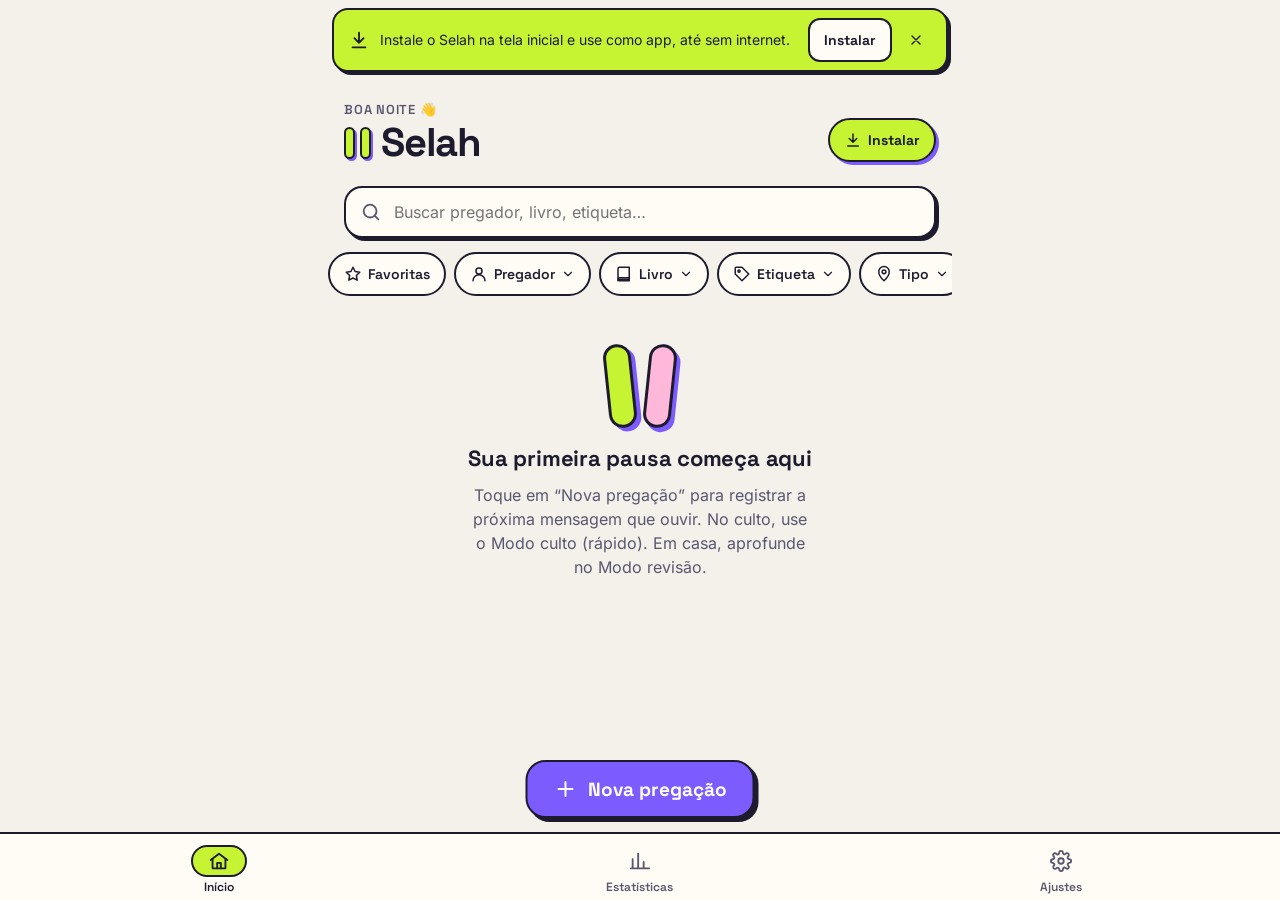
<file: index.html>
<!doctype html>
<html lang="pt-BR">
<head>
  <meta charset="utf-8">
  <meta name="viewport" content="width=device-width, initial-scale=1, viewport-fit=cover">
  <title>Selah – pausa para refletir</title>
  <meta name="description" content="Selah: registre e lembre as pregações que você ouve. Funciona offline e salva no seu Google Docs.">
  <meta name="theme-color" content="#F4F1EA" media="(prefers-color-scheme: light)">
  <meta name="theme-color" content="#15131F" media="(prefers-color-scheme: dark)">
  <meta name="color-scheme" content="light dark">
  <meta name="mobile-web-app-capable" content="yes">
  <meta name="apple-mobile-web-app-capable" content="yes">
  <meta name="apple-mobile-web-app-title" content="Selah">
  <meta name="apple-mobile-web-app-status-bar-style" content="default">
  <meta name="format-detection" content="telephone=no">
  <link rel="manifest" href="manifest.json">
  <link rel="icon" href="favicon.svg" type="image/svg+xml">
  <link rel="icon" href="icons/icon-192.png" type="image/png" sizes="192x192">
  <link rel="apple-touch-icon" href="icons/apple-touch-icon.png">
  <link rel="preload" href="fonts/space-grotesk-latin.woff2" as="font" type="font/woff2" crossorigin>
  <link rel="preload" href="fonts/inter-latin.woff2" as="font" type="font/woff2" crossorigin>
  <link rel="stylesheet" href="css/app.css">
  <script>
    // Aplica o tema salvo antes de desenhar (evita "piscar").
    try {
      var t = localStorage.getItem('selah.theme');
      if (t === 'light' || t === 'dark') document.documentElement.setAttribute('data-theme', t);
    } catch (e) {}
  </script>
  <script src="js/reminder-core.js"></script>
  <script type="module" src="js/app.js"></script>
</head>
<body>
  <div id="splash" aria-hidden="true"><div class="splash-mark"><i></i><i></i></div></div>
  <div id="app">
    <div id="banners" aria-live="polite"></div>
    <main id="view" tabindex="-1"></main>
  </div>
  <div id="global-rec" hidden></div>
  <nav id="nav" aria-label="Navegação principal"></nav>
  <div id="toast" role="status" aria-live="polite"></div>
  <noscript>
    <p style="padding:24px;font-family:sans-serif">O Selah precisa do JavaScript ativado para funcionar.</p>
  </noscript>
</body>
</html>
</file>
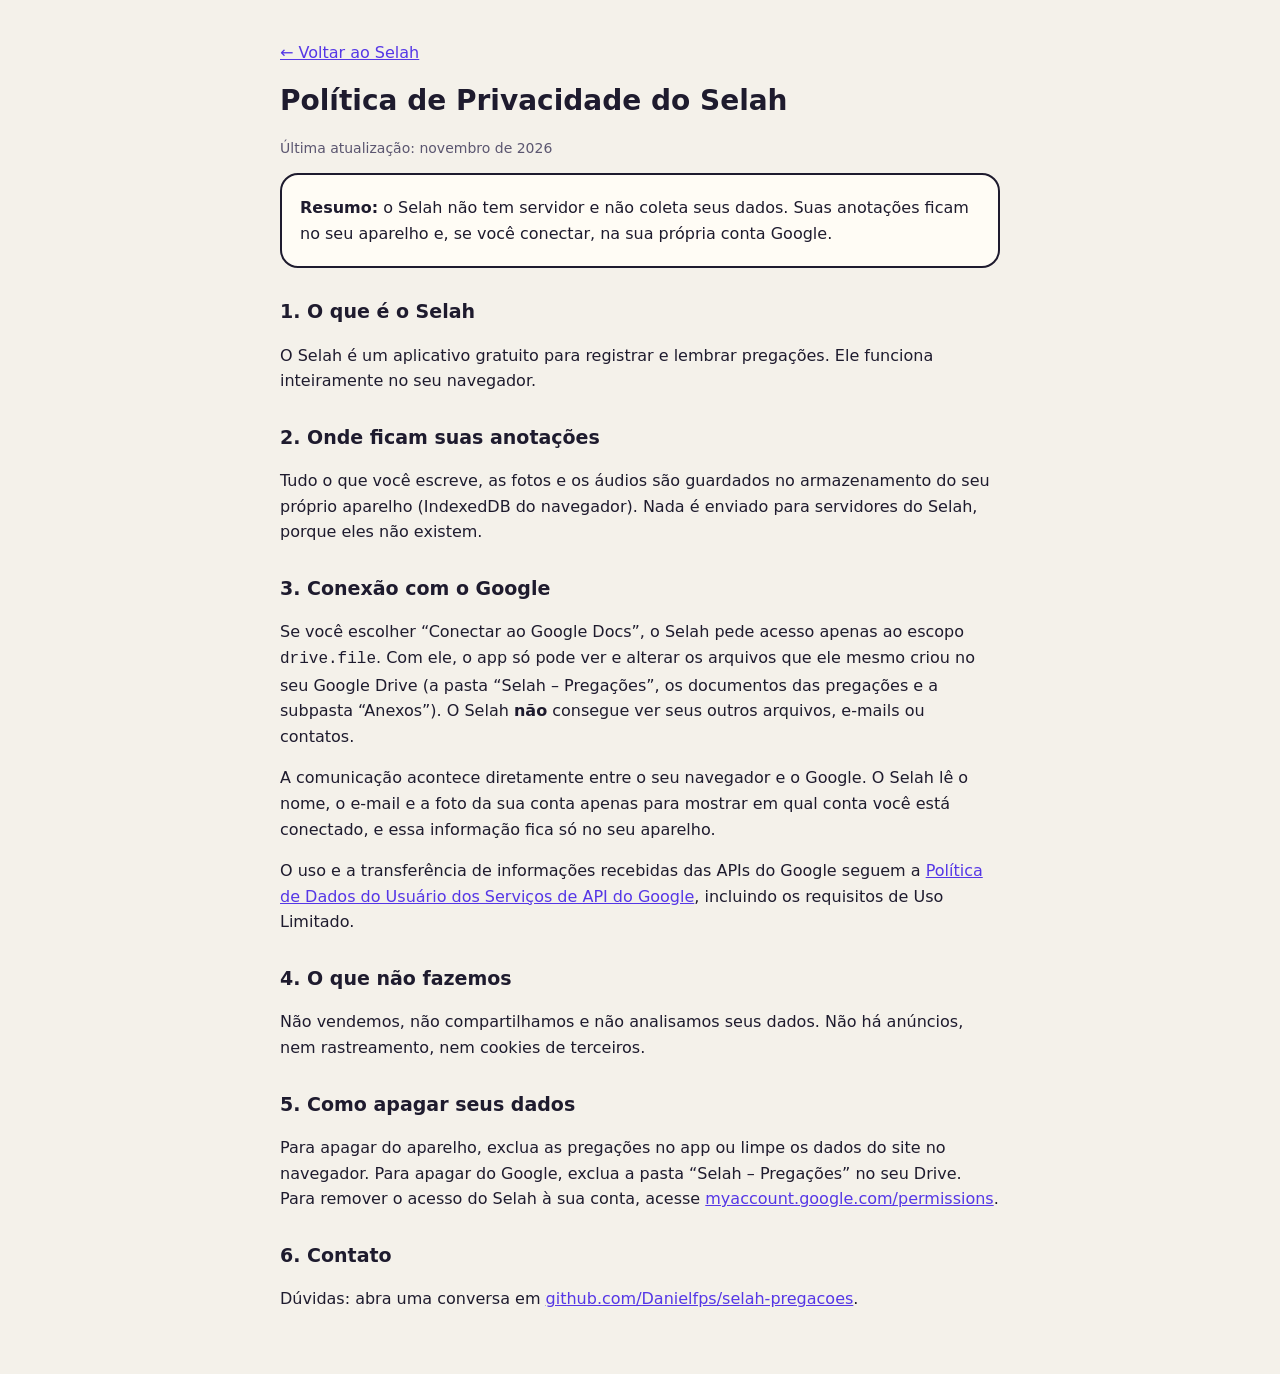
<file: privacidade.html>
<!doctype html>
<html lang="pt-BR">
<head>
  <meta charset="utf-8">
  <meta name="viewport" content="width=device-width, initial-scale=1">
  <title>Selah – Política de Privacidade</title>
  <link rel="icon" href="favicon.svg" type="image/svg+xml">
  <style>
    :root { --bg: #F4F1EA; --ink: #1E1B2E; --muted: #5B5670; --primary: #5537E6; --card: #FFFCF5; }
    @media (prefers-color-scheme: dark) { :root { --bg: #15131F; --ink: #F4F1EA; --muted: #B9B4CC; --primary: #B3A1FF; --card: #221F33; } }
    body { margin: 0; background: var(--bg); color: var(--ink); font: 16px/1.6 system-ui, -apple-system, 'Segoe UI', Roboto, sans-serif; }
    main { max-width: 720px; margin: 0 auto; padding: 24px 16px 48px; }
    h1 { font-size: 28px; line-height: 1.2; } h2 { font-size: 19px; margin-top: 28px; }
    a { color: var(--primary); } .muted { color: var(--muted); font-size: 14px; }
    .card { background: var(--card); border: 2px solid var(--ink); border-radius: 18px; padding: 4px 18px; }
  </style>
</head>
<body>
<main>
  <p><a href="./">← Voltar ao Selah</a></p>
  <h1>Política de Privacidade do Selah</h1>
  <p class="muted">Última atualização: novembro de 2026</p>

  <div class="card">
    <p><strong>Resumo:</strong> o Selah não tem servidor e não coleta seus dados. Suas anotações ficam no seu aparelho e, se você conectar, na sua própria conta Google.</p>
  </div>

  <h2>1. O que é o Selah</h2>
  <p>O Selah é um aplicativo gratuito para registrar e lembrar pregações. Ele funciona inteiramente no seu navegador.</p>

  <h2>2. Onde ficam suas anotações</h2>
  <p>Tudo o que você escreve, as fotos e os áudios são guardados no armazenamento do seu próprio aparelho (IndexedDB do navegador). Nada é enviado para servidores do Selah, porque eles não existem.</p>

  <h2>3. Conexão com o Google</h2>
  <p>Se você escolher “Conectar ao Google Docs”, o Selah pede acesso apenas ao escopo <code>drive.file</code>. Com ele, o app só pode ver e alterar os arquivos que ele mesmo criou no seu Google Drive (a pasta “Selah – Pregações”, os documentos das pregações e a subpasta “Anexos”). O Selah <strong>não</strong> consegue ver seus outros arquivos, e-mails ou contatos.</p>
  <p>A comunicação acontece diretamente entre o seu navegador e o Google. O Selah lê o nome, o e-mail e a foto da sua conta apenas para mostrar em qual conta você está conectado, e essa informação fica só no seu aparelho.</p>
  <p>O uso e a transferência de informações recebidas das APIs do Google seguem a <a href="https://developers.google.com/terms/api-services-user-data-policy" target="_blank" rel="noopener">Política de Dados do Usuário dos Serviços de API do Google</a>, incluindo os requisitos de Uso Limitado.</p>

  <h2>4. O que não fazemos</h2>
  <p>Não vendemos, não compartilhamos e não analisamos seus dados. Não há anúncios, nem rastreamento, nem cookies de terceiros.</p>

  <h2>5. Como apagar seus dados</h2>
  <p>Para apagar do aparelho, exclua as pregações no app ou limpe os dados do site no navegador. Para apagar do Google, exclua a pasta “Selah – Pregações” no seu Drive. Para remover o acesso do Selah à sua conta, acesse <a href="https://myaccount.google.com/permissions" target="_blank" rel="noopener">myaccount.google.com/permissions</a>.</p>

  <h2>6. Contato</h2>
  <p>Dúvidas: abra uma conversa em <a href="https://github.com/Danielfps/selah-pregacoes/issues" target="_blank" rel="noopener">github.com/Danielfps/selah-pregacoes</a>.</p>
</main>
</body>
</html>
</file>
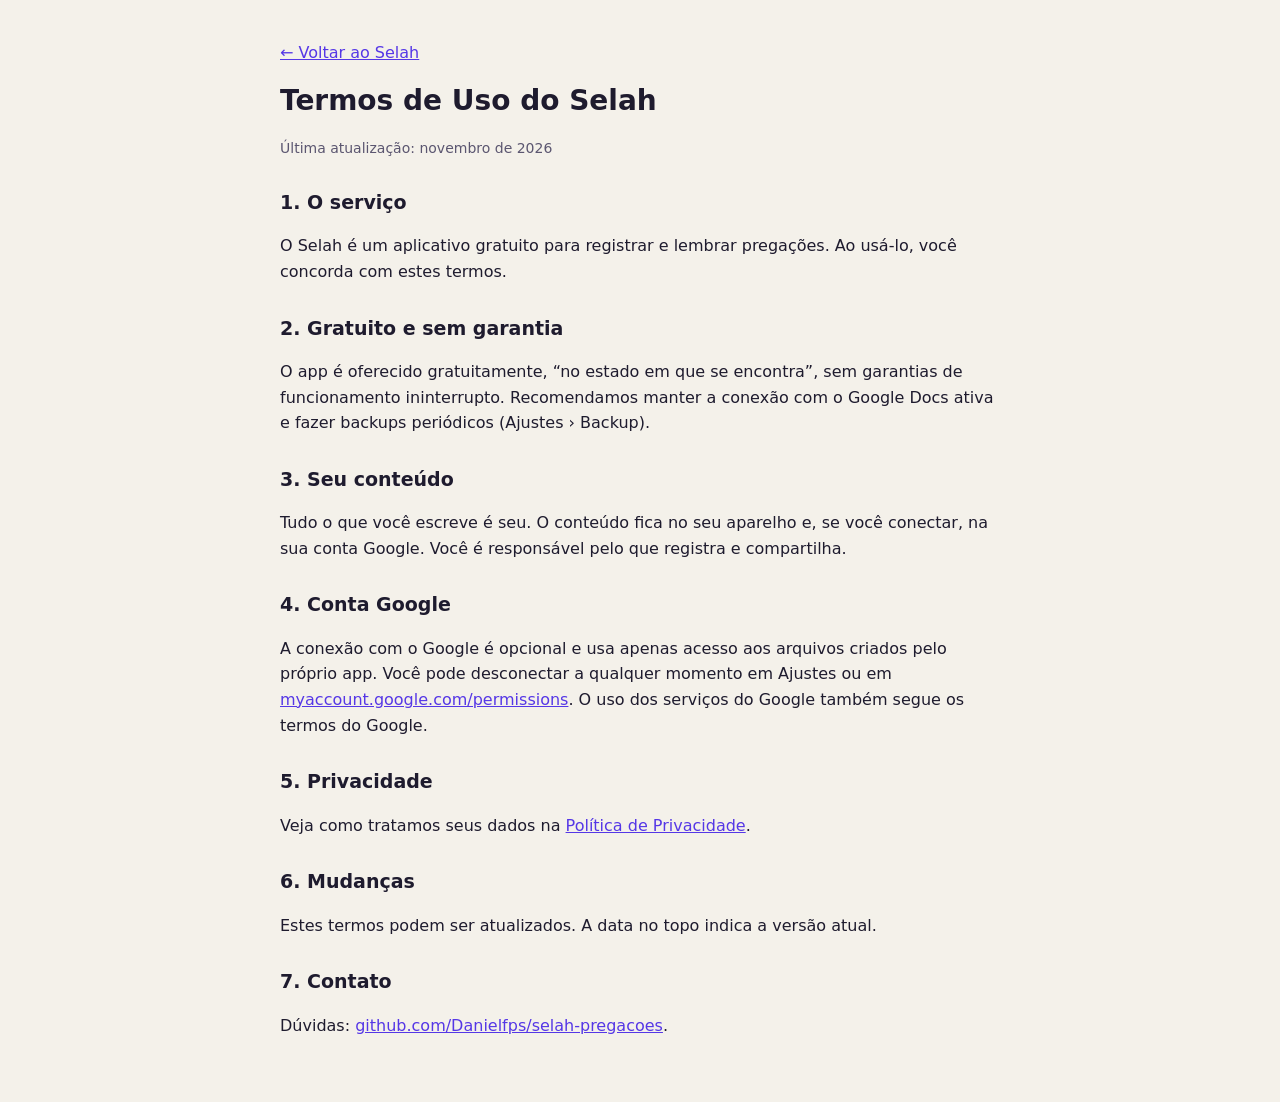
<file: termos.html>
<!doctype html>
<html lang="pt-BR">
<head>
  <meta charset="utf-8">
  <meta name="viewport" content="width=device-width, initial-scale=1">
  <title>Selah – Termos de Uso</title>
  <link rel="icon" href="favicon.svg" type="image/svg+xml">
  <style>
    :root { --bg: #F4F1EA; --ink: #1E1B2E; --muted: #5B5670; --primary: #5537E6; }
    @media (prefers-color-scheme: dark) { :root { --bg: #15131F; --ink: #F4F1EA; --muted: #B9B4CC; --primary: #B3A1FF; } }
    body { margin: 0; background: var(--bg); color: var(--ink); font: 16px/1.6 system-ui, -apple-system, 'Segoe UI', Roboto, sans-serif; }
    main { max-width: 720px; margin: 0 auto; padding: 24px 16px 48px; }
    h1 { font-size: 28px; line-height: 1.2; } h2 { font-size: 19px; margin-top: 28px; }
    a { color: var(--primary); } .muted { color: var(--muted); font-size: 14px; }
  </style>
</head>
<body>
<main>
  <p><a href="./">← Voltar ao Selah</a></p>
  <h1>Termos de Uso do Selah</h1>
  <p class="muted">Última atualização: novembro de 2026</p>

  <h2>1. O serviço</h2>
  <p>O Selah é um aplicativo gratuito para registrar e lembrar pregações. Ao usá-lo, você concorda com estes termos.</p>

  <h2>2. Gratuito e sem garantia</h2>
  <p>O app é oferecido gratuitamente, “no estado em que se encontra”, sem garantias de funcionamento ininterrupto. Recomendamos manter a conexão com o Google Docs ativa e fazer backups periódicos (Ajustes › Backup).</p>

  <h2>3. Seu conteúdo</h2>
  <p>Tudo o que você escreve é seu. O conteúdo fica no seu aparelho e, se você conectar, na sua conta Google. Você é responsável pelo que registra e compartilha.</p>

  <h2>4. Conta Google</h2>
  <p>A conexão com o Google é opcional e usa apenas acesso aos arquivos criados pelo próprio app. Você pode desconectar a qualquer momento em Ajustes ou em <a href="https://myaccount.google.com/permissions" target="_blank" rel="noopener">myaccount.google.com/permissions</a>. O uso dos serviços do Google também segue os termos do Google.</p>

  <h2>5. Privacidade</h2>
  <p>Veja como tratamos seus dados na <a href="privacidade.html">Política de Privacidade</a>.</p>

  <h2>6. Mudanças</h2>
  <p>Estes termos podem ser atualizados. A data no topo indica a versão atual.</p>

  <h2>7. Contato</h2>
  <p>Dúvidas: <a href="https://github.com/Danielfps/selah-pregacoes/issues" target="_blank" rel="noopener">github.com/Danielfps/selah-pregacoes</a>.</p>
</main>
</body>
</html>
</file>
<file: css/app.css>
/* ==========================================================
   Selah – estilos (mobile-first, neo-brutalista suave)
   ========================================================== */

@font-face {
  font-family: 'Inter';
  font-style: normal;
  font-weight: 400 700;
  font-display: swap;
  src: url('../fonts/inter-latin.woff2') format('woff2');
}
@font-face {
  font-family: 'Space Grotesk';
  font-style: normal;
  font-weight: 500 700;
  font-display: swap;
  src: url('../fonts/space-grotesk-latin.woff2') format('woff2');
}

/* ---------- Tokens: modo claro ---------- */
:root {
  color-scheme: light;
  --bg: #F4F1EA;
  --surface: #FFFCF5;
  --surface-2: #EAE5DA;
  --ink: #1E1B2E;
  --muted: #5B5670;
  --line: #1E1B2E;
  --primary: #7C5CFF;
  --primary-ink: #5537E6;
  --primary-tint: #E6DFFF;
  --on-primary: #FFFFFF;
  --lime: #C6F432;
  --lime-tint: #EEFBC2;
  --coral: #FF6B4A;
  --coral-ink: #B83A1B;
  --coral-tint: #FFE2DA;
  --pink: #FFB8D9;
  --aqua: #9FE7F5;
  --danger: #C73418;
  --on-accent: #1E1B2E;
  --shadow: #7C5CFF;
  --shadow-ink: #1E1B2E;
  --tile-violet: #DCD2FF;
  --overlay: rgba(30, 27, 46, .55);
  --radius: 20px;
  --radius-sm: 14px;
  --radius-lg: 24px;
  --font-title: 'Space Grotesk', 'Inter', system-ui, sans-serif;
  --font-text: 'Inter', system-ui, -apple-system, 'Segoe UI', Roboto, sans-serif;
  --nav-h: 68px;
  --safe-b: env(safe-area-inset-bottom, 0px);
  --safe-t: env(safe-area-inset-top, 0px);
}

/* ---------- Tokens: modo escuro ---------- */
@media (prefers-color-scheme: dark) {
  :root:not([data-theme="light"]) {
    color-scheme: dark;
    --bg: #15131F;
    --surface: #221F33;
    --surface-2: #2E2A45;
    --ink: #F4F1EA;
    --muted: #B9B4CC;
    --line: #5C567D;
    --primary-ink: #B3A1FF;
    --primary-tint: #352D66;
    --coral-ink: #FF8A6E;
    --coral-tint: #47261F;
    --lime-tint: #2F3614;
    --danger: #FF7A5C;
    --shadow: #7C5CFF;
    --shadow-ink: #0A0910;
    --tile-violet: #B3A1FF;
    --overlay: rgba(5, 4, 10, .7);
  }
}
:root[data-theme="dark"] {
  color-scheme: dark;
  --bg: #15131F;
  --surface: #221F33;
  --surface-2: #2E2A45;
  --ink: #F4F1EA;
  --muted: #B9B4CC;
  --line: #5C567D;
  --primary-ink: #B3A1FF;
  --primary-tint: #352D66;
  --coral-ink: #FF8A6E;
  --coral-tint: #47261F;
  --lime-tint: #2F3614;
  --danger: #FF7A5C;
  --shadow: #7C5CFF;
  --shadow-ink: #0A0910;
  --tile-violet: #B3A1FF;
  --overlay: rgba(5, 4, 10, .7);
}

/* ---------- Base ---------- */
*, *::before, *::after { box-sizing: border-box; }
[hidden] { display: none !important; }
html { -webkit-text-size-adjust: 100%; text-size-adjust: 100%; }
body {
  margin: 0;
  min-height: 100dvh;
  background: var(--bg);
  color: var(--ink);
  font: 400 16px/1.5 var(--font-text);
  -webkit-font-smoothing: antialiased;
  -webkit-tap-highlight-color: transparent;
  padding-top: var(--safe-t);
  overflow-x: hidden;
}
body.no-scroll { overflow: hidden; }
h1, h2, h3 { font-family: var(--font-title); line-height: 1.15; margin: 0; letter-spacing: -0.01em; }
p { margin: 0; }
a { color: var(--primary-ink); }
button, input, select, textarea { font: inherit; color: inherit; }
button { cursor: pointer; }
img { max-width: 100%; display: block; }
code { font-family: ui-monospace, 'SFMono-Regular', Menlo, monospace; font-size: .86em; background: var(--surface-2); padding: 2px 6px; border-radius: 6px; word-break: break-all; }
:focus-visible { outline: 3px solid var(--primary-ink); outline-offset: 2px; border-radius: 10px; }
.muted { color: var(--muted); }
.center { text-align: center; }
.sr-only { position: absolute; width: 1px; height: 1px; overflow: hidden; clip: rect(0 0 0 0); white-space: nowrap; }

.ic { display: inline-flex; width: 22px; height: 22px; flex: none; }
.ic svg { width: 100%; height: 100%; }
.ic-sm { width: 16px; height: 16px; }
.spin svg { animation: spin 1s linear infinite; }
@keyframes spin { to { transform: rotate(360deg); } }

#app { max-width: 640px; margin: 0 auto; position: relative; }
#view { outline: none; }
.view { padding: 8px 16px calc(var(--nav-h) + 32px + var(--safe-b)); animation: fadeUp .22s ease both; }
@keyframes fadeUp { from { opacity: 0; transform: translateY(8px); } to { opacity: 1; transform: none; } }

/* ---------- Splash ---------- */
#splash { position: fixed; inset: 0; display: grid; place-items: center; background: var(--bg); z-index: 50; }
.splash-mark { display: flex; gap: 10px; }
.splash-mark i { width: 22px; height: 64px; border-radius: 10px; background: var(--lime); border: 3px solid var(--ink); box-shadow: 4px 4px 0 var(--shadow); animation: breathe 1.2s ease-in-out infinite alternate; }
.splash-mark i + i { animation-delay: .2s; }
@keyframes breathe { from { transform: scaleY(.85); } to { transform: scaleY(1); } }

/* ---------- Botões ---------- */
.btn {
  display: inline-flex; align-items: center; justify-content: center; gap: 8px;
  min-height: 48px; padding: 10px 18px;
  border: 2px solid var(--line); border-radius: var(--radius-sm);
  background: var(--surface); color: var(--ink);
  font: 600 16px/1.2 var(--font-title);
  text-decoration: none; text-align: center;
  box-shadow: 3px 3px 0 var(--shadow-ink);
  transition: transform .12s ease, box-shadow .12s ease, background .2s;
  user-select: none;
}
.btn:active:not(:disabled) { transform: translate(2px, 2px); box-shadow: 1px 1px 0 var(--shadow-ink); }
.btn:disabled { opacity: .5; cursor: not-allowed; box-shadow: none; }
.btn-primary { background: var(--primary); color: var(--on-primary); font-size: 19px; font-weight: 700; }
.btn-soft { background: var(--primary-tint); }
.btn-ghost { background: transparent; box-shadow: none; }
.btn-ghost:active:not(:disabled) { box-shadow: none; }
.btn-coral { background: var(--coral); color: var(--on-accent); }
.btn-coral-soft { background: var(--coral-tint); }
.btn-danger { background: var(--danger); color: #fff; font-size: 19px; font-weight: 700; }
:root[data-theme="dark"] .btn-danger { color: var(--on-accent); }
@media (prefers-color-scheme: dark) { :root:not([data-theme="light"]) .btn-danger { color: var(--on-accent); } }
.btn-whatsapp { background: #25D366; color: var(--on-accent); }
.btn-google { background: #fff; color: #1E1B2E; }
.g-logo { font: 700 20px/1 var(--font-title); background: conic-gradient(from -45deg, #EA4335 0 25%, #FBBC05 0 50%, #34A853 0 75%, #4285F4 0); -webkit-background-clip: text; background-clip: text; color: transparent; }
.btn-rec { background: var(--surface); border-color: var(--coral); }
.btn-rec.on { background: var(--coral); color: var(--on-accent); border-color: var(--line); }
.btn-block { width: 100%; }
.btn-lg { min-height: 56px; border-radius: 18px; }
.btn.sm { min-height: 44px; padding: 8px 14px; font-size: 15px; }
.btn-grow { flex: 1; }
.btn-row { display: flex; gap: 10px; flex-wrap: wrap; }
.btn-row .btn { flex: 1 1 140px; }

.icon-btn {
  display: inline-grid; place-items: center;
  width: 44px; height: 44px; flex: none;
  border: 0; border-radius: 14px; background: transparent; color: var(--ink);
  transition: background .15s, transform .12s;
}
.icon-btn:hover { background: var(--surface-2); }
.icon-btn:active { transform: scale(.92); }
.icon-btn.sm { width: 44px; height: 44px; }
.link-btn { display: inline-flex; align-items: center; gap: 6px; min-height: 44px; padding: 0 8px; border: 0; background: none; color: var(--ink); font: 600 14px var(--font-title); }

/* ---------- Barras de topo ---------- */
.topbar { display: flex; align-items: center; gap: 4px; min-height: 60px; margin: 0 -8px 8px; }
.topbar-title { flex: 1; font-size: 20px; padding: 0 4px; overflow: hidden; text-overflow: ellipsis; white-space: nowrap; }
.topbar-big .topbar-title { font-size: 30px; padding: 8px 8px 0; }
.topbar-actions { display: flex; gap: 2px; }
.fav-top.on { color: var(--ink); }
.fav-top.on .ic svg { fill: var(--lime); stroke: var(--ink); }

/* ---------- Início ---------- */
.home-head { display: flex; align-items: flex-end; justify-content: space-between; gap: 12px; padding: 16px 0 12px; }
.eyebrow { display: inline-flex; align-items: center; gap: 6px; font: 600 13px var(--font-title); text-transform: uppercase; letter-spacing: .06em; color: var(--muted); }
.eyebrow .ic { width: 16px; height: 16px; }
.brand { display: flex; align-items: center; gap: 10px; font-size: 40px; font-weight: 700; letter-spacing: -0.03em; }
.brand-mark { display: inline-flex; gap: 5px; }
.brand-mark i { width: 11px; height: 32px; border-radius: 6px; background: var(--lime); border: 2.5px solid var(--ink); box-shadow: 2px 2px 0 var(--shadow); }
.brand-tag { font: 500 13px var(--font-title); color: var(--muted); padding-bottom: 6px; text-align: right; }

.search-wrap { position: relative; margin: 8px 0 10px; }
.search-wrap > .ic { position: absolute; left: 16px; top: 50%; transform: translateY(-50%); color: var(--muted); pointer-events: none; }
.search-input {
  width: 100%; min-height: 52px; padding: 12px 16px 12px 48px;
  border: 2px solid var(--line); border-radius: 18px; background: var(--surface);
  font-size: 16px; box-shadow: 3px 3px 0 var(--shadow-ink);
}
.search-input:focus { outline: none; border-color: var(--primary); box-shadow: 3px 3px 0 var(--shadow); }

.filter-row { display: flex; gap: 8px; overflow-x: auto; padding: 4px 16px 12px; margin: 0 -16px; scrollbar-width: none; scroll-snap-type: x proximity; }
.filter-row::-webkit-scrollbar { display: none; }
.fchip {
  display: inline-flex; align-items: center; gap: 6px; flex: none; scroll-snap-align: start;
  min-height: 44px; padding: 0 14px; border-radius: 999px;
  border: 2px solid var(--line); background: var(--surface); color: var(--ink);
  font: 600 14px var(--font-title); white-space: nowrap;
  transition: background .15s, transform .12s;
}
.fchip .ic { width: 18px; height: 18px; }
.fchip .ic-sm { width: 14px; height: 14px; }
.fchip.on { background: var(--primary-tint); border-color: var(--primary); color: var(--ink); }
.fchip:active { transform: scale(.96); }
.fchip.on:first-child .ic svg { fill: var(--lime); stroke: var(--ink); }

.month { font: 700 14px var(--font-title); text-transform: uppercase; letter-spacing: .06em; color: var(--muted); margin: 18px 4px 10px; }
.result-count { font: 600 14px var(--font-title); color: var(--muted); margin: 4px 4px 0; }
.list { display: flex; flex-direction: column; gap: 14px; }
.fab-space { height: 72px; }

/* ---------- Cartões ---------- */
.card {
  background: var(--surface); border: 2px solid var(--line); border-radius: var(--radius);
  box-shadow: 4px 4px 0 var(--shadow); padding: 16px;
}
.card-h { display: flex; align-items: center; gap: 8px; font-size: 18px; margin-bottom: 12px; }
.card-sub { color: var(--muted); font-size: 14px; }
.card-actions { display: flex; gap: 10px; flex-wrap: wrap; margin-top: 14px; }
.card-actions .btn { flex: 1 1 130px; }

.sermon-card {
  position: relative; display: grid; grid-template-columns: 54px 1fr; gap: 12px; align-items: start;
  cursor: pointer; transition: transform .14s ease, box-shadow .14s ease;
}
.sermon-card:active { transform: translate(3px, 3px); box-shadow: 1px 1px 0 var(--shadow); }
@media (hover: hover) { .sermon-card:hover { transform: translate(-1px, -1px); box-shadow: 5px 5px 0 var(--shadow); } }
.date-badge {
  display: flex; flex-direction: column; align-items: center; justify-content: center;
  width: 54px; height: 60px; border-radius: 16px; border: 2px solid var(--line);
  background: var(--primary-tint);
}
.date-badge b { font: 700 22px/1 var(--font-title); }
.date-badge span { font: 600 12px/1.2 var(--font-title); text-transform: uppercase; letter-spacing: .05em; color: var(--muted); }
.card-main { min-width: 0; display: flex; flex-direction: column; gap: 6px; }
.card-title { font-size: 18px; line-height: 1.25; overflow-wrap: anywhere; padding-right: 34px; }
.card-title .chip { margin-left: 6px; vertical-align: middle; }
.fav-btn {
  position: absolute; top: 6px; right: 6px;
  width: 44px; height: 44px; display: grid; place-items: center;
  border: 0; border-radius: 14px; background: transparent; color: var(--muted);
}
.fav-btn.on { color: var(--ink); }
.fav-btn.on .ic svg { fill: var(--lime); stroke: var(--ink); animation: pop .3s ease; }
@keyframes pop { 50% { transform: scale(1.3); } }

/* ---------- Chips ---------- */
.chips { display: flex; flex-wrap: wrap; gap: 6px; }
.chip {
  display: inline-flex; align-items: center; gap: 4px;
  min-height: 28px; padding: 2px 10px; border-radius: 999px;
  border: 1.5px solid var(--line); background: var(--surface-2); color: var(--ink);
  font: 600 13px/1.2 var(--font-title); text-decoration: none; max-width: 100%;
}
.chip .ic { width: 15px; height: 15px; }
.chip-pink { background: var(--pink); color: var(--on-accent); }
.chip-aqua { background: var(--aqua); color: var(--on-accent); }
.chip-ref { background: var(--surface); }
.chip-type { background: var(--lime); color: var(--on-accent); }
.chip-draft { background: transparent; border-style: dashed; color: var(--muted); font-size: 12px; min-height: 22px; padding: 0 8px; }
.chip-link { background: var(--primary-tint); }
.chip.removable { padding-right: 2px; }
.chip-x { display: inline-grid; place-items: center; width: 32px; height: 32px; margin: -4px 0; border: 0; border-radius: 50%; background: transparent; color: inherit; }
.chip-x:active { background: rgba(0, 0, 0, .1); }

/* ---------- Status do Docs ---------- */
.status {
  display: inline-flex; align-items: center; gap: 6px; align-self: flex-start;
  min-height: 30px; padding: 4px 10px; border-radius: 999px;
  font: 600 13px/1.2 var(--font-title); border: 1.5px solid transparent; background: transparent; color: var(--muted);
}
.status .ic { width: 17px; height: 17px; }
button.status { min-height: 44px; margin: -7px 0; }
.status-ok { color: var(--primary-ink); background: var(--primary-tint); }
.status-err { color: var(--coral-ink); background: var(--coral-tint); border-color: var(--coral); }
.status-wait { background: var(--surface-2); color: var(--ink); }
.status-auth { background: var(--primary-tint); color: var(--ink); border-color: var(--primary); }
.status-busy { color: var(--muted); }
.status-local { background: var(--surface-2); color: var(--ink); }
.status-big { font-size: 14px; }

/* ---------- Lembrete e Relembre ---------- */
.home-top { display: flex; flex-direction: column; gap: 14px; margin-bottom: 8px; }
.card-reminder { border-color: var(--line); box-shadow: 4px 4px 0 var(--coral); background: var(--surface); }
.card-reminder .eyebrow { color: var(--coral-ink); }
.card-reminder .card-h { margin: 6px 0 4px; font-size: 20px; }
.card-relembre { background: var(--lime); color: var(--on-accent); box-shadow: 4px 4px 0 var(--shadow-ink); }
.card-relembre .eyebrow { color: var(--on-accent); }
.card-relembre .link-btn { color: var(--on-accent); }
.relembre-head { display: flex; align-items: center; justify-content: space-between; margin: -8px 0 0; }
.quote { margin: 6px 0 12px; font: 700 21px/1.3 var(--font-title); letter-spacing: -0.01em; }
.relembre-meta { display: flex; align-items: center; gap: 8px; flex-wrap: wrap; min-height: 44px; color: var(--on-accent); text-decoration: none; font-size: 14px; }
.relembre-meta strong { font-family: var(--font-title); }
.relembre-meta .ic { margin-left: auto; }

/* ---------- Checkbox ---------- */
.check-list { list-style: none; margin: 10px 0 0; padding: 0; display: flex; flex-direction: column; gap: 4px; }
.check { display: flex; align-items: center; gap: 12px; min-height: 44px; cursor: pointer; position: relative; }
.check input { position: absolute; opacity: 0; width: 1px; height: 1px; }
.check-box {
  width: 28px; height: 28px; flex: none; display: grid; place-items: center;
  border: 2px solid var(--line); border-radius: 9px; background: var(--surface);
  transition: background .15s, transform .15s;
}
.check-box .ic { width: 18px; height: 18px; opacity: 0; transform: scale(.5); transition: .15s; color: var(--on-accent); }
.check input:checked + .check-box { background: var(--lime); }
.check input:checked + .check-box .ic { opacity: 1; transform: none; }
.check input:focus-visible + .check-box { outline: 3px solid var(--primary-ink); outline-offset: 2px; }
.check .done-tag { display: none; margin-left: auto; font: 700 12px var(--font-title); background: var(--lime); color: var(--on-accent); padding: 2px 8px; border-radius: 999px; border: 1.5px solid var(--line); }
.check input:checked ~ .done-tag { display: inline-block; }
.check input:checked ~ span:not(.check-box):not(.done-tag) { text-decoration: line-through; color: var(--muted); }

/* ---------- Botão flutuante ---------- */
.fab {
  position: fixed; z-index: 20;
  left: 50%; transform: translateX(-50%);
  bottom: calc(var(--nav-h) + 14px + var(--safe-b));
  display: inline-flex; align-items: center; gap: 10px;
  min-height: 58px; padding: 0 26px; border-radius: 20px;
  background: var(--primary); color: var(--on-primary);
  border: 2px solid var(--line); box-shadow: 4px 4px 0 var(--shadow-ink);
  font: 700 19px var(--font-title); text-decoration: none; white-space: nowrap;
  transition: transform .12s, box-shadow .12s;
  animation: fabIn .35s cubic-bezier(.2, 1.4, .4, 1) both;
}
.fab .ic { width: 24px; height: 24px; }
.fab:active { transform: translateX(-50%) translate(2px, 2px); box-shadow: 1px 1px 0 var(--shadow-ink); }
@keyframes fabIn { from { opacity: 0; transform: translateX(-50%) translateY(20px); } to { opacity: 1; transform: translateX(-50%); } }

/* ---------- Navegação inferior ---------- */
#nav {
  position: fixed; z-index: 25; left: 0; right: 0; bottom: 0;
  display: flex; justify-content: space-around; align-items: stretch;
  height: calc(var(--nav-h) + var(--safe-b)); padding: 6px 8px var(--safe-b);
  background: var(--surface); border-top: 2px solid var(--line);
}
.nav-item {
  flex: 1; max-width: 160px; display: flex; flex-direction: column; align-items: center; justify-content: center; gap: 2px;
  color: var(--muted); text-decoration: none; font: 600 12px var(--font-title); min-height: 48px; border-radius: 16px;
}
.nav-ic { display: grid; place-items: center; width: 56px; height: 32px; border-radius: 999px; transition: background .2s, transform .2s; }
.nav-item.on { color: var(--ink); }
.nav-item.on .nav-ic { background: var(--lime); color: var(--on-accent); border: 2px solid var(--line); }
.nav-item:active .nav-ic { transform: scale(.92); }
body.is-editor #nav, body.is-editor .fab { display: none; }

/* ---------- Avisos ---------- */
#banners { position: sticky; top: var(--safe-t); z-index: 30; display: flex; flex-direction: column; gap: 6px; padding: 0 12px; }
#banners:not(:empty) { padding-top: 8px; }
.banner {
  display: flex; align-items: center; gap: 10px; padding: 8px 8px 8px 14px; min-height: 52px;
  border: 2px solid var(--line); border-radius: 16px; font-size: 14px; line-height: 1.35;
  box-shadow: 3px 3px 0 var(--shadow-ink); animation: fadeUp .25s ease both;
}
.banner-text { flex: 1; }
.banner-dark { background: var(--ink); color: var(--bg); border-color: var(--ink); }
.banner-coral { background: var(--coral); color: var(--on-accent); }
.banner-violet { background: var(--primary-tint); color: var(--ink); }
.banner-lime { background: var(--lime); color: var(--on-accent); }
.banner-btn { min-height: 44px; padding: 0 14px; border-radius: 12px; border: 2px solid var(--line); background: var(--surface); color: var(--ink); font: 700 14px var(--font-title); flex: none; }
.banner-coral .banner-btn, .banner-lime .banner-btn { background: #FFFCF5; color: #1E1B2E; border-color: #1E1B2E; }
.banner-actions { display: flex; align-items: center; gap: 2px; }
.banner-x { width: 44px; height: 44px; border: 0; background: transparent; color: inherit; display: grid; place-items: center; border-radius: 12px; }

/* ---------- Gravação ---------- */
#global-rec { position: fixed; z-index: 24; left: 12px; right: 12px; bottom: calc(var(--nav-h) + 84px + var(--safe-b)); max-width: 616px; margin: 0 auto; }
.rec-bar {
  display: flex; align-items: center; gap: 10px; min-height: 52px; padding: 6px 8px 6px 14px;
  background: var(--coral-tint); color: var(--ink); text-decoration: none;
  border: 2px solid var(--coral); border-radius: 16px; box-shadow: 3px 3px 0 var(--coral);
}
.rec-dot { width: 12px; height: 12px; border-radius: 50%; background: var(--coral); flex: none; animation: pulse 1.2s ease-in-out infinite; }
.rec-dot.paused { animation: none; background: var(--muted); }
@keyframes pulse { 50% { transform: scale(1.4); opacity: .6; } }
.rec-time { flex: 1; font: 700 15px var(--font-title); font-variant-numeric: tabular-nums; }
.rec-open { display: inline-flex; align-items: center; gap: 4px; font: 600 14px var(--font-title); }
.mic-btn { color: var(--coral-ink); }

/* ---------- Editor ---------- */
.view-editor { padding-bottom: calc(150px + var(--safe-b)); }
.editor-top { margin-bottom: 4px; }
.editor-title { flex: 1; min-width: 0; display: flex; flex-direction: column; padding: 0 4px; }
.editor-title .topbar-title { padding: 0; font-size: 19px; }
.saved { display: inline-flex; align-items: center; gap: 4px; font: 500 12px var(--font-text); color: var(--muted); }
.saved .ic { width: 14px; height: 14px; color: var(--primary-ink); }
.saved.saving .ic { opacity: .3; }
.editor-head { position: sticky; top: var(--safe-t); z-index: 10; background: var(--bg); margin: 0 -16px; padding: 4px 16px 8px; border-bottom: 2px solid transparent; }
.segmented { display: grid; grid-template-columns: 1fr 1fr; gap: 6px; padding: 4px; border: 2px solid var(--line); border-radius: 18px; background: var(--surface); }
.seg {
  display: flex; align-items: center; justify-content: center; gap: 8px; min-height: 48px; padding: 6px 8px;
  border: 2px solid transparent; border-radius: 13px; background: transparent; color: var(--ink); text-align: left;
  transition: background .2s, border-color .2s;
}
.seg span { display: flex; flex-direction: column; line-height: 1.1; }
.seg b { font: 700 15px var(--font-title); }
.seg small { font-size: 12px; color: var(--muted); }
.seg.on { background: var(--lime); color: var(--on-accent); border-color: var(--line); }
.seg.on small { color: var(--on-accent); }
.segmented.small { display: inline-grid; grid-auto-flow: column; grid-template-columns: none; gap: 2px; padding: 3px; border-radius: 14px; }
.segmented.small .seg { min-height: 44px; padding: 4px 10px; font: 600 14px var(--font-title); gap: 4px; }
.segmented.small .seg .ic { width: 18px; height: 18px; }

.progress { height: 12px; margin-top: 10px; border: 2px solid var(--line); border-radius: 999px; background: var(--surface); overflow: hidden; }
.progress-fill { height: 100%; width: 0; background: var(--primary); border-right: 2px solid var(--line); transition: width .35s ease; }
.progress-text { display: block; margin-top: 4px; font: 500 12px var(--font-text); color: var(--muted); }

.step-tabs { display: flex; gap: 6px; overflow-x: auto; margin: 8px -16px 0; padding: 2px 16px 4px; scrollbar-width: none; }
.step-tabs::-webkit-scrollbar { display: none; }
.step-tab {
  display: inline-flex; align-items: center; gap: 6px; flex: none; min-height: 44px; padding: 0 12px;
  border: 2px solid var(--line); border-radius: 999px; background: var(--surface); color: var(--ink);
  font: 600 14px var(--font-title); white-space: nowrap;
}
.step-tab.on { background: var(--primary-tint); border-color: var(--primary); box-shadow: 2px 2px 0 var(--shadow); }
.step-check { display: none; width: 20px; height: 20px; border-radius: 50%; background: var(--lime); color: var(--on-accent); place-items: center; border: 1.5px solid var(--line); }
.step-check .ic { width: 12px; height: 12px; }
.step-tab.complete .step-check { display: inline-grid; }
.step-emoji { font-size: 15px; }

.step-body { padding-top: 12px; }
.step-body.enter { animation: fadeUp .22s ease both; }
.step-title { font-size: 24px; margin: 8px 0 14px; }
.step-intro { font-size: 14px; color: var(--muted); background: var(--surface); border: 2px dashed var(--line); border-radius: 16px; padding: 10px 14px; }
.fields { display: flex; flex-direction: column; gap: 18px; }
.field { display: flex; flex-direction: column; gap: 8px; }
.field-label { display: flex; align-items: baseline; flex-wrap: wrap; gap: 8px; font: 600 16px/1.35 var(--font-title); }
.field-hint { font-size: 13px; color: var(--muted); }
.ess { font: 700 11px/1 var(--font-title); text-transform: uppercase; letter-spacing: .05em; padding: 4px 7px; border-radius: 999px; background: var(--lime); color: var(--on-accent); border: 1.5px solid var(--line); }

.input {
  width: 100%; min-height: 50px; padding: 12px 14px;
  border: 2px solid var(--line); border-radius: var(--radius-sm); background: var(--surface); color: var(--ink);
  font-size: 16px; line-height: 1.45; transition: border-color .15s, box-shadow .15s;
  -webkit-appearance: none; appearance: none;
}
.input::placeholder { color: var(--muted); opacity: .85; }
.input:focus { outline: none; border-color: var(--primary); box-shadow: 0 0 0 3px color-mix(in srgb, var(--primary) 30%, transparent); }
.input:disabled { opacity: .55; }
.input.sm { min-height: 44px; padding: 8px 36px 8px 12px; width: auto; }
.textarea { resize: none; min-height: 84px; overflow: hidden; }
.textarea-highlight { background: var(--lime-tint); font-weight: 600; font-family: var(--font-title); font-size: 18px; }
.field-highlight .field-label::before { content: '✨'; }
.select {
  background-image: url("data:image/svg+xml,%3Csvg xmlns='http://www.w3.org/2000/svg' viewBox='0 0 24 24' fill='none' stroke='%235B5670' stroke-width='2.5' stroke-linecap='round'%3E%3Cpath d='M6 9l6 6 6-6'/%3E%3C/svg%3E");
  background-repeat: no-repeat; background-position: right 12px center; background-size: 18px; padding-right: 40px;
}
input[type="datetime-local"].input { min-height: 50px; }
.quick-chips { display: flex; gap: 6px; overflow-x: auto; scrollbar-width: none; margin: 0 -16px; padding: 0 16px; }
.quick-chips::-webkit-scrollbar { display: none; }
.qchip { flex: none; min-height: 44px; padding: 0 12px; border-radius: 999px; border: 1.5px dashed var(--line); background: transparent; color: var(--ink); font: 500 14px var(--font-text); white-space: nowrap; }
.qchip:active { background: var(--primary-tint); }

.chip-group { display: flex; flex-wrap: wrap; gap: 8px; }
.pick {
  min-height: 44px; padding: 0 14px; border-radius: 999px;
  border: 2px solid var(--line); background: var(--surface); color: var(--ink);
  font: 600 14px var(--font-title); transition: background .15s, transform .12s;
}
.pick:active { transform: scale(.95); }
.pick.on { background: var(--lime); color: var(--on-accent); box-shadow: 2px 2px 0 var(--shadow-ink); }
.tag-pick.pink.on { background: var(--pink); }
.tag-pick.aqua.on { background: var(--aqua); }

.ref-picker { display: flex; flex-direction: column; gap: 8px; }
.book-btn { display: flex; align-items: center; gap: 10px; text-align: left; cursor: pointer; font-weight: 600; }
.book-btn .ic { color: var(--primary-ink); }
.book-btn .placeholder { color: var(--muted); font-weight: 400; }
.book-btn.filled { font-family: var(--font-title); }
.option-group { font: 700 12px var(--font-title); text-transform: uppercase; letter-spacing: .06em; color: var(--muted); margin: 6px 2px 0; }
.book-chips .pick { min-height: 40px; padding: 0 12px; font-size: 13px; }
.book-results { gap: 8px; }
.ref-row { display: grid; grid-template-columns: 110px 1fr; gap: 8px; }
.add-verse { display: flex; flex-direction: column; gap: 8px; padding: 12px; border: 2px dashed var(--line); border-radius: 18px; }
.verse-chips:empty { display: none; }

.points { list-style: none; margin: 0; padding: 0; display: flex; flex-direction: column; gap: 10px; }
.point { display: grid; grid-template-columns: 34px 1fr auto; gap: 6px; align-items: start; }
.point-n { font: 700 18px/50px var(--font-title); color: var(--primary-ink); text-align: center; }
.point .textarea { min-height: 50px; }
.point-tools { display: flex; flex-direction: column; }

.practice { list-style: none; margin: 0; padding: 0; display: flex; flex-direction: column; gap: 8px; }
.practice-item { display: grid; grid-template-columns: 44px 1fr 44px; gap: 6px; align-items: center; }
.practice-item .check { justify-content: center; }
.field-practice .field-label { color: var(--coral-ink); }
.linked { display: flex; flex-direction: column; gap: 8px; }
.linked .chips:empty { display: none; }

.inline-add { display: flex; gap: 8px; }
.inline-add .input { flex: 1; }

.attachments { display: flex; flex-direction: column; gap: 10px; }
.att { display: grid; grid-template-columns: auto 1fr 44px; gap: 10px; align-items: center; padding: 8px; border: 2px solid var(--line); border-radius: 16px; background: var(--surface); }
.att-thumb { width: 56px; height: 56px; border-radius: 12px; overflow: hidden; display: grid; place-items: center; background: var(--surface-2); }
.att-thumb img { width: 100%; height: 100%; object-fit: cover; }
.att-audio { grid-column: 1 / 3; }
.att-audio audio { width: 100%; height: 44px; }
.att-info { display: flex; flex-direction: column; min-width: 0; }
.att-info small { color: var(--muted); font-size: 12px; }
.att:has(.att-audio) { grid-template-columns: 1fr 44px; }
.att:has(.att-audio) .att-info { grid-column: 1; grid-row: 1; }
.att:has(.att-audio) .att-audio { grid-column: 1 / 3; grid-row: 2; }
.att:has(.att-audio) > .icon-btn { grid-column: 2; grid-row: 1; }

.editor-bottom {
  position: fixed; z-index: 26; left: 0; right: 0; bottom: 0;
  padding: 10px 16px calc(10px + var(--safe-b)); background: var(--bg); border-top: 2px solid var(--line);
}
.editor-bottom > * { max-width: 608px; margin-left: auto; margin-right: auto; }
.editor-actions { display: flex; gap: 10px; }
.rec-host .rec-bar { margin-bottom: 10px; }
.rec-host .btn.sm { min-height: 44px; }

/* ---------- Detalhe ---------- */
.hero { display: flex; flex-direction: column; gap: 12px; }
.hero-top { display: flex; gap: 8px; align-items: center; }
.hero-title { font-size: 28px; line-height: 1.12; overflow-wrap: anywhere; }
.meta-list { list-style: none; margin: 0; padding: 0; display: flex; flex-direction: column; gap: 6px; font-size: 15px; }
.meta-list li { display: flex; align-items: center; gap: 10px; }
.meta-list .ic { color: var(--muted); width: 20px; height: 20px; }
.hero-status { margin-top: 2px; }
.quote-card {
  position: relative; margin: 18px 0; padding: 20px 18px 16px;
  background: var(--lime); color: var(--on-accent); border: 2px solid var(--line); border-radius: var(--radius-lg);
  box-shadow: 4px 4px 0 var(--shadow-ink);
}
.quote-card > .ic { position: absolute; top: -16px; left: 16px; width: 34px; height: 34px; padding: 5px; background: var(--ink); color: var(--lime); border-radius: 12px; }
:root[data-theme="dark"] .quote-card > .ic { background: #1E1B2E; }
.quote-card blockquote { margin: 0; font: 700 22px/1.3 var(--font-title); }
.quote-card figcaption { margin-top: 8px; font: 600 12px var(--font-title); text-transform: uppercase; letter-spacing: .06em; }
.doc-host { margin: 18px 0; }
.doc-pending .field-hint { margin-top: 8px; }

.section { margin-top: 14px; border: 2px solid var(--line); border-radius: var(--radius); background: var(--surface); overflow: hidden; }
.section summary {
  list-style: none; display: flex; align-items: center; gap: 10px; min-height: 56px; padding: 8px 14px; cursor: pointer;
  font: 700 17px var(--font-title);
}
.section summary::-webkit-details-marker { display: none; }
.sec-title { flex: 1; }
.sec-count { font: 700 12px var(--font-title); min-width: 24px; height: 24px; display: grid; place-items: center; border-radius: 999px; background: var(--primary-tint); }
.sec-chev { transition: transform .2s; }
.section[open] .sec-chev { transform: rotate(180deg); }
.section-body { padding: 4px 16px 16px; display: flex; flex-direction: column; gap: 14px; border-top: 2px dashed var(--surface-2); animation: fadeUp .2s ease both; }
.qa .q { font: 600 15px/1.35 var(--font-title); color: var(--muted); margin-bottom: 4px; }
.qa .a { white-space: pre-wrap; overflow-wrap: anywhere; }
.qa-highlight .a { display: inline; background: var(--lime); color: var(--on-accent); font-weight: 700; padding: 2px 6px; border-radius: 6px; box-decoration-break: clone; -webkit-box-decoration-break: clone; line-height: 1.7; }
.points-view { margin: 0; padding-left: 26px; display: flex; flex-direction: column; gap: 6px; }
.points-view li::marker { font-family: var(--font-title); font-weight: 700; color: var(--primary-ink); }
.qa-practice .q { color: var(--coral-ink); }
.att-grid { display: grid; grid-template-columns: repeat(auto-fill, minmax(140px, 1fr)); gap: 10px; }
.att-cell { display: flex; flex-direction: column; gap: 4px; }
.att-cell.audio { grid-column: 1 / -1; }
.photo-btn { padding: 0; border: 2px solid var(--line); border-radius: 14px; overflow: hidden; background: none; aspect-ratio: 1; }
.photo-btn img { width: 100%; height: 100%; object-fit: cover; }
.audio-cell { display: flex; flex-direction: column; gap: 6px; padding: 10px; border: 2px solid var(--line); border-radius: 14px; }
.audio-cell b { display: flex; align-items: center; gap: 6px; font: 600 14px var(--font-title); }
.audio-cell audio { width: 100%; height: 44px; }
.drive-link { display: flex; align-items: center; gap: 8px; min-height: 48px; padding: 8px 12px; border: 2px solid var(--line); border-radius: 14px; text-decoration: none; color: var(--ink); font: 600 14px var(--font-title); }
.mini-link { font-size: 12px; color: var(--primary-ink); }
.foot-meta { margin-top: 18px; text-align: center; font-size: 12px; color: var(--muted); }
.detail-bottom-space { height: 20px; }
.lightbox { position: fixed; inset: 0; z-index: 60; background: rgba(10, 9, 16, .92); display: grid; place-items: center; padding: 16px; animation: fadeUp .2s ease both; }
.lightbox img { max-height: 90vh; border-radius: 12px; }
.lightbox-x { position: absolute; top: calc(12px + var(--safe-t)); right: 12px; color: #fff; background: rgba(255, 255, 255, .12); }

/* ---------- Estatísticas ---------- */
.tiles { display: grid; grid-template-columns: 1fr 1fr; gap: 12px; margin-bottom: 14px; }
.tile { display: flex; flex-direction: column; gap: 2px; padding: 14px; border: 2px solid var(--line); border-radius: var(--radius); box-shadow: 3px 3px 0 var(--shadow-ink); color: var(--on-accent); min-height: 118px; }
.tile b { font: 700 36px/1 var(--font-title); letter-spacing: -0.02em; }
.tile span { font: 600 14px/1.25 var(--font-title); }
.tile small { font-size: 12px; margin-top: auto; opacity: .85; }
.tile-violet { background: var(--tile-violet); }
.tile-lime { background: var(--lime); }
.tile-coral { background: var(--coral); }
.tile-pink { background: var(--pink); }
.stat-card { margin-bottom: 14px; }
.bars { list-style: none; margin: 0; padding: 0; display: flex; flex-direction: column; gap: 10px; }
.bar-row { display: grid; grid-template-columns: minmax(0, 7fr) minmax(0, 6fr) 28px; gap: 10px; align-items: center; font-size: 14px; }
.bar-label { overflow: hidden; text-overflow: ellipsis; white-space: nowrap; font-weight: 500; }
.bar-track { height: 14px; border-radius: 999px; background: var(--surface-2); overflow: hidden; }
.bar-fill { display: block; height: 100%; border-radius: 999px; animation: grow .6s ease both; transform-origin: left; }
.bar-fill.violet { background: var(--primary); }
.bar-fill.coral { background: var(--coral); }
.bar-fill.pink { background: var(--pink); }
.bar-fill.aqua { background: var(--aqua); }
@keyframes grow { from { transform: scaleX(0); } }
.bar-n { font: 700 14px var(--font-title); text-align: right; }
.week-strip { display: grid; grid-template-columns: repeat(12, 1fr); gap: 5px; align-items: end; height: 80px; margin-bottom: 8px; }
.wk { height: 100%; display: flex; align-items: flex-end; border-radius: 8px; background: var(--surface-2); overflow: hidden; }
.wk i { display: block; width: 100%; height: 0; background: var(--primary); border-radius: 6px; }
.wk.has i { height: max(18%, var(--h)); }
.wk:last-child { outline: 2px solid var(--line); outline-offset: 1px; }
.ring-row { display: flex; align-items: center; gap: 16px; }
.ring { --p: 0; width: 92px; height: 92px; flex: none; border-radius: 50%; display: grid; place-items: center; background: conic-gradient(var(--coral) calc(var(--p) * 1%), var(--surface-2) 0); border: 2px solid var(--line); }
.ring span { width: 66px; height: 66px; border-radius: 50%; display: grid; place-items: center; background: var(--surface); border: 2px solid var(--line); font: 700 18px var(--font-title); }
.badges { list-style: none; margin: 0; padding: 0; display: grid; grid-template-columns: repeat(auto-fill, minmax(140px, 1fr)); gap: 10px; }
.badge { display: flex; flex-direction: column; gap: 2px; padding: 12px; border: 2px dashed var(--line); border-radius: 16px; color: var(--muted); }
.badge b { font: 700 14px var(--font-title); }
.badge small { font-size: 12px; }
.badge-ic { width: 36px; height: 36px; display: grid; place-items: center; border-radius: 12px; background: var(--surface-2); margin-bottom: 4px; }
.badge.ok { border-style: solid; color: var(--ink); background: var(--surface); box-shadow: 3px 3px 0 var(--shadow-ink); }
.badge.ok .badge-ic { background: var(--lime); color: var(--on-accent); border: 1.5px solid var(--line); }

/* ---------- Configurações ---------- */
.set-card { margin-bottom: 14px; display: flex; flex-direction: column; gap: 12px; }
.set-card .card-h { margin-bottom: 0; }
.set-row { display: flex; align-items: center; justify-content: space-between; gap: 12px; min-height: 52px; flex-wrap: wrap; }
.set-text { display: flex; flex-direction: column; min-width: 0; flex: 1 1 160px; }
.set-text b { font: 600 15px var(--font-title); }
.set-text small { font-size: 13px; color: var(--muted); }
.set-note { font-size: 14px; color: var(--muted); }
.account { display: flex; align-items: center; gap: 12px; }
.account > div { display: flex; flex-direction: column; min-width: 0; }
.account small { font-size: 13px; color: var(--muted); overflow: hidden; text-overflow: ellipsis; }
.avatar { width: 48px; height: 48px; border-radius: 50%; border: 2px solid var(--line); object-fit: cover; flex: none; }
.avatar-ph { display: grid; place-items: center; background: var(--primary-tint); }
.ok-text { color: var(--primary-ink) !important; font-weight: 600; }
.warn-text { color: var(--coral-ink) !important; font-weight: 600; }
.switch { position: relative; display: inline-flex; align-items: center; min-width: 56px; min-height: 44px; cursor: pointer; }
.switch input { position: absolute; opacity: 0; width: 1px; height: 1px; }
.switch-ui { width: 56px; height: 32px; border-radius: 999px; border: 2px solid var(--line); background: var(--surface-2); position: relative; transition: background .2s; }
.switch-ui::after { content: ''; position: absolute; top: 3px; left: 3px; width: 22px; height: 22px; border-radius: 50%; background: var(--surface); border: 2px solid var(--line); transition: transform .2s; }
.switch input:checked + .switch-ui { background: var(--lime); }
.switch input:checked + .switch-ui::after { transform: translateX(24px); background: #FFFCF5; }
.switch input:focus-visible + .switch-ui { outline: 3px solid var(--primary-ink); outline-offset: 2px; }
.check-line { display: flex; align-items: center; gap: 10px; min-height: 44px; font-size: 14px; }
.check-line input { width: 22px; height: 22px; accent-color: var(--primary); }
.steps { margin: 0; padding-left: 22px; display: flex; flex-direction: column; gap: 10px; font-size: 15px; }
.steps li::marker { font-family: var(--font-title); font-weight: 700; color: var(--primary-ink); }

/* ---------- Configurar Google ---------- */
.setup-hero { display: flex; flex-direction: column; gap: 10px; margin-bottom: 14px; background: var(--primary-tint); }
.setup-hero h1 { font-size: 26px; }
.setup-badge { width: 56px; height: 56px; display: grid; place-items: center; border-radius: 18px; background: var(--lime); color: var(--on-accent); border: 2px solid var(--line); box-shadow: 3px 3px 0 var(--shadow-ink); }
.setup-badge .ic { width: 28px; height: 28px; }
.setup-actions { display: flex; flex-direction: column; gap: 10px; margin-top: 8px; }

/* ---------- Vazio ---------- */
.empty { text-align: center; padding: 36px 12px; display: flex; flex-direction: column; align-items: center; gap: 12px; }
.empty h2 { font-size: 22px; }
.empty p { color: var(--muted); max-width: 34ch; }
.empty-art { display: flex; gap: 12px; margin-bottom: 6px; }
.empty-art i { width: 28px; height: 84px; border-radius: 14px; border: 3px solid var(--line); background: var(--lime); box-shadow: 4px 4px 0 var(--shadow); transform: rotate(-6deg); }
.empty-art i + i { background: var(--pink); transform: rotate(6deg); }

/* ---------- Folha inferior ---------- */
.sheet-backdrop { position: fixed; inset: 0; z-index: 70; background: var(--overlay); display: flex; align-items: flex-end; justify-content: center; opacity: 0; transition: opacity .2s; }
.sheet-backdrop.open { opacity: 1; }
.sheet {
  width: 100%; max-width: 640px; max-height: 88dvh; display: flex; flex-direction: column;
  background: var(--bg); border: 2px solid var(--line); border-bottom: 0; border-radius: 24px 24px 0 0;
  padding: 6px 16px calc(16px + var(--safe-b)); transform: translateY(40px); transition: transform .25s cubic-bezier(.2, 1, .3, 1);
}
.sheet-backdrop.open .sheet { transform: none; }
/* Folhas de busca abrem no topo, longe do teclado */
.sheet-backdrop.sheet-top { align-items: flex-start; }
.sheet-top .sheet { border-radius: 0 0 24px 24px; border-top: 0; border-bottom: 2px solid var(--line); padding: calc(8px + var(--safe-t)) 16px 12px; transform: translateY(-40px); max-height: 100%; }
.sheet-top .sheet-handle { display: none; }
.sheet-handle { width: 44px; height: 5px; border-radius: 999px; background: var(--line); margin: 4px auto 6px; opacity: .5; }
.sheet-head { display: flex; align-items: center; gap: 8px; }
.sheet-title { flex: 1; font-size: 20px; }
.sheet-body { overflow-y: auto; padding: 4px 0 4px; display: flex; flex-direction: column; gap: 12px; }
.sheet-body > div { display: flex; flex-direction: column; gap: 12px; }
.sheet-text { font-size: 15px; }
.sheet-actions { display: flex; gap: 10px; margin-top: 8px; }
.sheet-actions .btn { flex: 1; }
.sheet-actions.stack { flex-direction: column; }
.option-list { display: flex; flex-direction: column; gap: 8px; }
.option {
  display: flex; align-items: center; justify-content: space-between; gap: 10px; min-height: 52px; padding: 8px 14px;
  border: 2px solid var(--line); border-radius: 14px; background: var(--surface); color: var(--ink);
  font: 600 15px var(--font-title); text-align: left; text-decoration: none;
}
.option > span { display: flex; align-items: center; gap: 6px; min-width: 0; }
.option > span:has(small) { flex-direction: column; align-items: flex-start; gap: 0; }
.option small { font: 400 13px var(--font-text); color: var(--muted); }
.option:active { background: var(--primary-tint); }
.option.danger { color: var(--danger); }
.option-count { font-size: 13px; color: var(--muted); }
.share-preview { margin: 0; padding: 14px; white-space: pre-wrap; font: 14px/1.5 var(--font-text); background: var(--surface); border: 2px dashed var(--line); border-radius: 16px; max-height: 38dvh; overflow: auto; }
.share-actions { display: flex; flex-direction: column; gap: 10px; }

/* ---------- Toast ---------- */
#toast {
  position: fixed; z-index: 80; left: 50%; bottom: calc(var(--nav-h) + 90px + var(--safe-b));
  transform: translate(-50%, 20px); opacity: 0; pointer-events: none;
  display: flex; align-items: center; gap: 12px; width: max-content; max-width: calc(100% - 32px);
  padding: 12px 16px; border-radius: 16px; background: var(--ink); color: var(--bg);
  font: 500 14px/1.4 var(--font-text); box-shadow: 3px 3px 0 var(--shadow); transition: .25s ease;
}
body.is-editor #toast { bottom: calc(100px + var(--safe-b)); }
#toast.show { opacity: 1; transform: translate(-50%, 0); pointer-events: auto; }
.toast-action { border: 0; background: var(--lime); color: var(--on-accent); font: 700 14px var(--font-title); min-height: 36px; padding: 0 12px; border-radius: 10px; }

/* ---------- Confete ---------- */
.confetti { position: fixed; inset: 0; pointer-events: none; z-index: 90; overflow: hidden; }
.confetti i { position: absolute; top: -20px; left: calc(var(--i) * 5.5%); width: 10px; height: 14px; border-radius: 3px; background: var(--lime); border: 1.5px solid var(--ink); animation: fall 1.3s ease-in forwards; animation-delay: calc(var(--i) * 25ms); }
.confetti i:nth-child(3n) { background: var(--pink); }
.confetti i:nth-child(3n+1) { background: var(--primary); }
.confetti i:nth-child(4n) { background: var(--coral); }
@keyframes fall { to { transform: translateY(105vh) rotate(540deg); } }

/* ---------- Telas maiores ---------- */
@media (min-width: 700px) {
  .view { padding-left: 24px; padding-right: 24px; }
  .hero-title { font-size: 34px; }
}

/* ---------- Menos movimento ---------- */
@media (prefers-reduced-motion: reduce) {
  *, *::before, *::after { animation-duration: .001ms !important; animation-iteration-count: 1 !important; transition-duration: .001ms !important; scroll-behavior: auto !important; }
}

/* ---------- Instalar ---------- */
.install-btn {
  display: inline-flex; align-items: center; gap: 6px; min-height: 44px; padding: 0 14px; margin-bottom: 4px;
  border: 2px solid var(--line); border-radius: 999px; background: var(--lime); color: var(--on-accent);
  font: 700 14px var(--font-title); box-shadow: 3px 3px 0 var(--shadow); white-space: nowrap;
}
.install-btn .ic { width: 18px; height: 18px; }
.install-btn:active { transform: translate(2px, 2px); box-shadow: 1px 1px 0 var(--shadow); }
.inst-steps { list-style: none; margin: 0; padding: 0; display: flex; flex-direction: column; gap: 12px; }
.inst-step { display: flex; gap: 12px; align-items: flex-start; font-size: 16px; line-height: 1.45; }
.inst-n { flex: none; width: 32px; height: 32px; border-radius: 50%; display: grid; place-items: center; background: var(--lime); color: var(--on-accent); border: 2px solid var(--line); font: 700 15px var(--font-title); }
.sys-ic { display: inline-flex; width: 24px; height: 24px; vertical-align: -6px; padding: 2px; border-radius: 7px; background: var(--surface); border: 1.5px solid var(--surface-2); }
.sys-ic svg { width: 100%; height: 100%; }
.warn-box { background: var(--coral-tint); border: 2px solid var(--coral); border-radius: 14px; padding: 10px 12px; }
.inst-arrow { display: flex; justify-content: center; color: var(--primary-ink); animation: nudge 1s ease-in-out infinite; }
.inst-arrow .ic { width: 32px; height: 32px; }
@keyframes nudge { 50% { transform: translateY(6px); } }

/* ---------- Horários do culto ---------- */
.card-cult { background: var(--primary-tint); box-shadow: 4px 4px 0 var(--primary); }
.card-cult .eyebrow { color: var(--primary-ink); }
.card-cult .card-h { margin: 6px 0 2px; font-size: 21px; }
.card-tip .card-h { margin: 6px 0 2px; }
.cult-list { display: flex; flex-direction: column; gap: 8px; }
.cult-item { display: grid; grid-template-columns: 1fr auto 44px; gap: 8px; align-items: center; padding: 8px 8px 8px 14px; border: 2px solid var(--line); border-radius: 16px; background: var(--surface); }
.cult-when { display: flex; flex-direction: column; min-width: 0; }
.cult-when b { font: 700 16px var(--font-title); }
.cult-when span { font: 600 15px var(--font-title); color: var(--primary-ink); }
.cult-when small { font-size: 13px; color: var(--muted); overflow: hidden; text-overflow: ellipsis; white-space: nowrap; }
.cult-cal { display: flex; flex-direction: column; gap: 8px; padding: 12px; border-radius: 16px; background: var(--lime-tint); border: 2px solid var(--line); }
.news { margin: 0; padding-left: 4px; list-style: none; display: flex; flex-direction: column; gap: 10px; font-size: 16px; }
</file>
